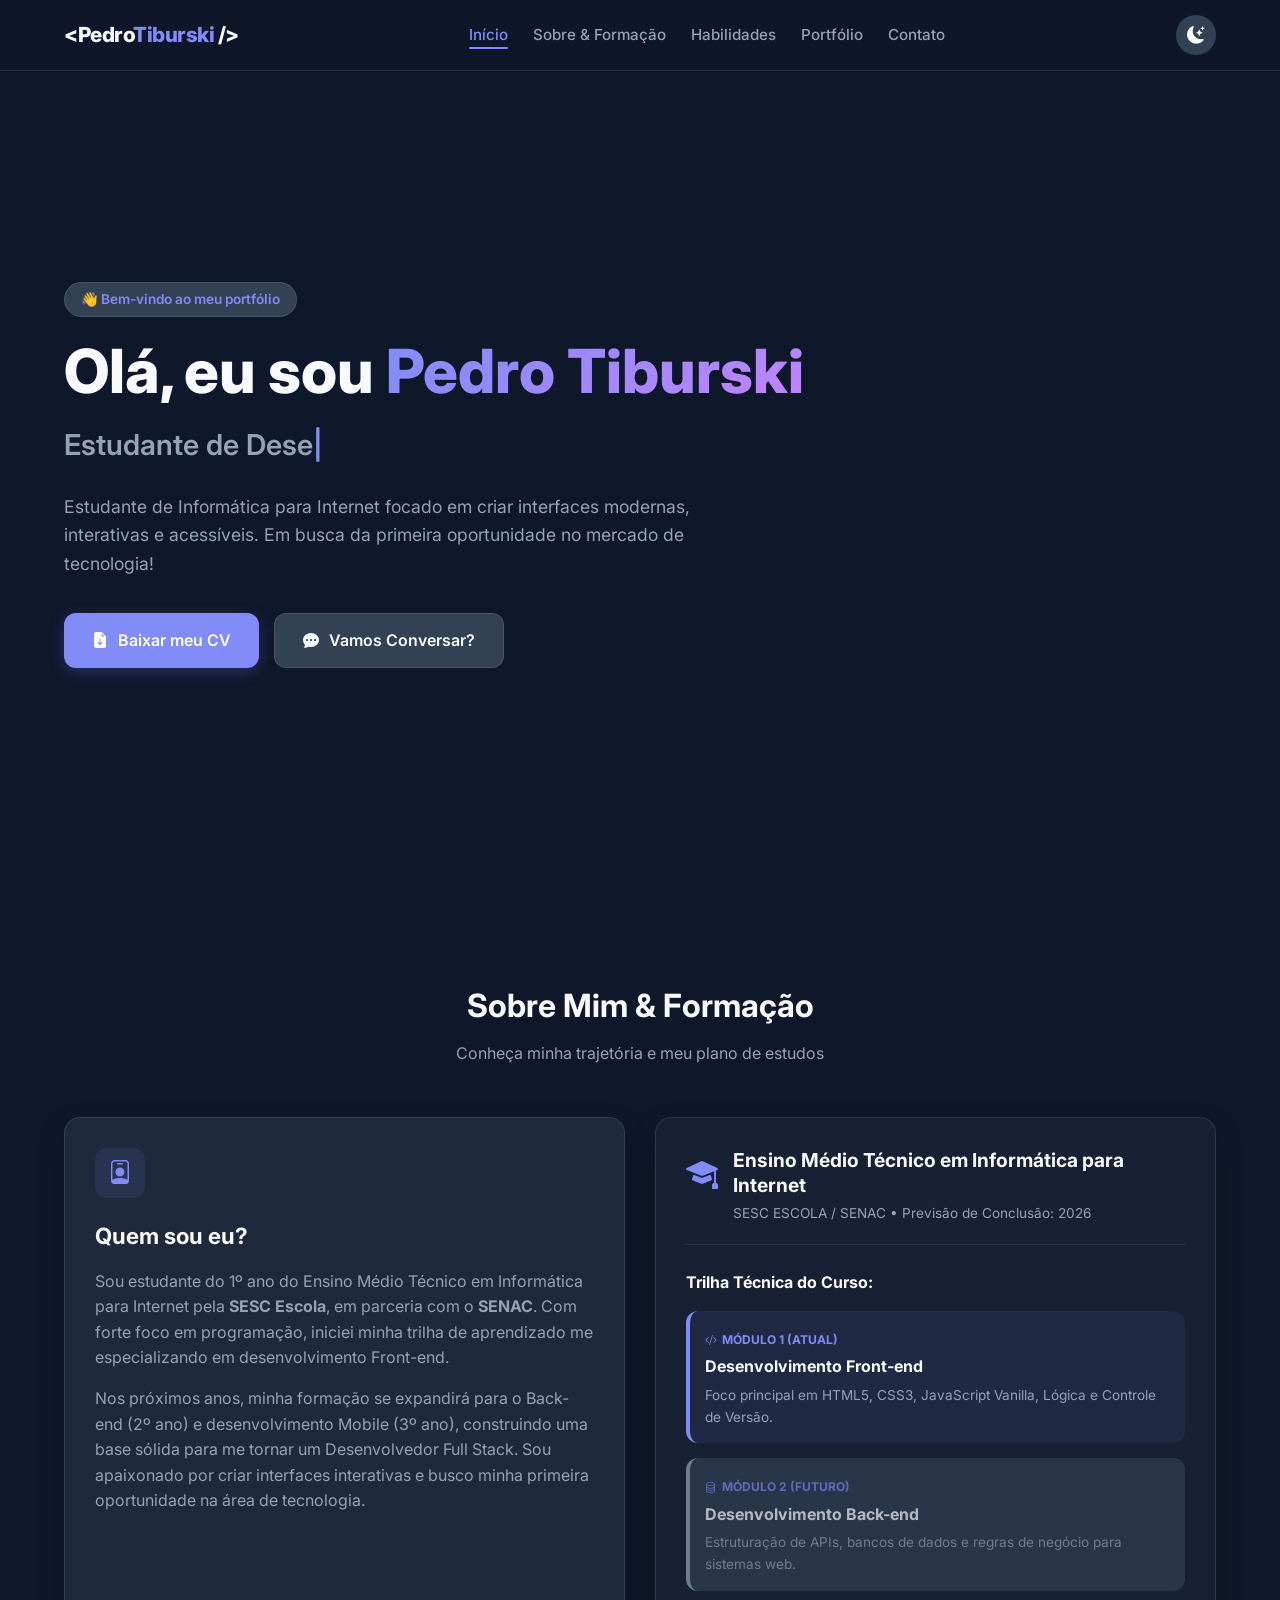
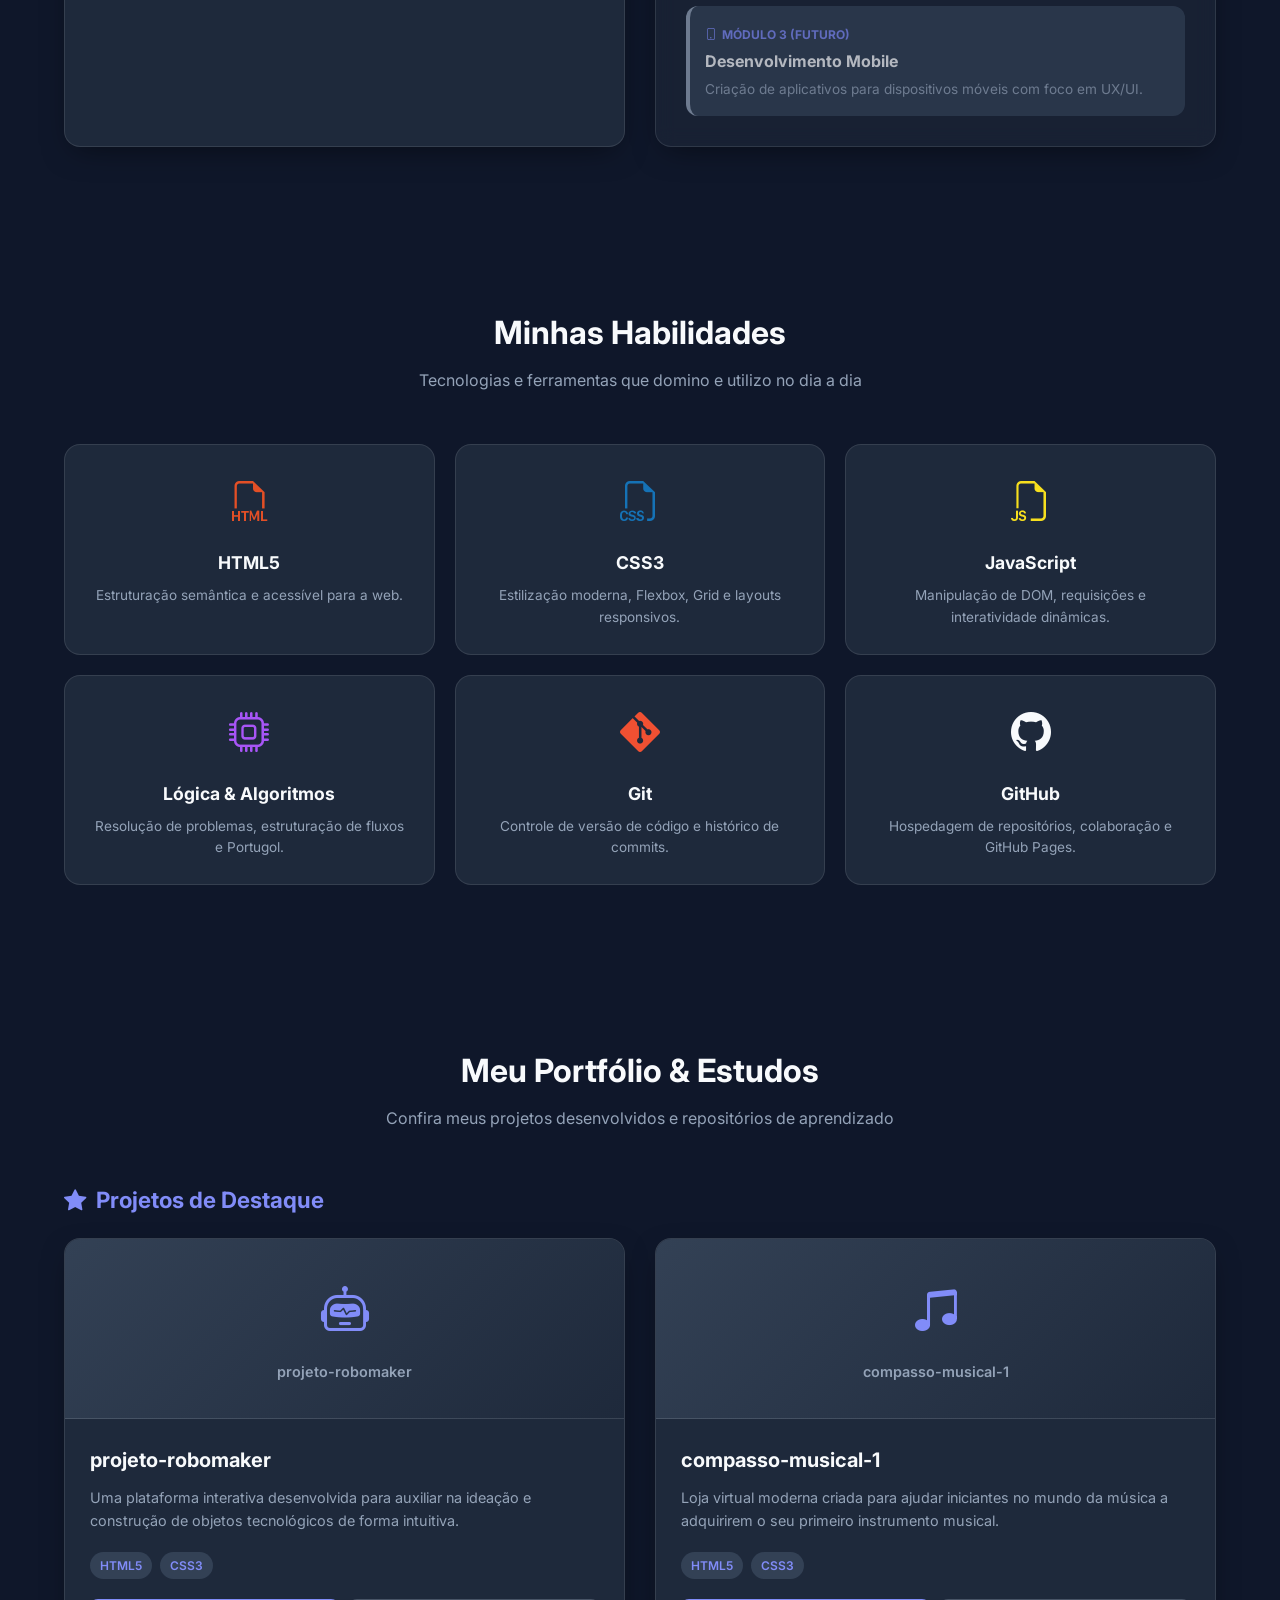
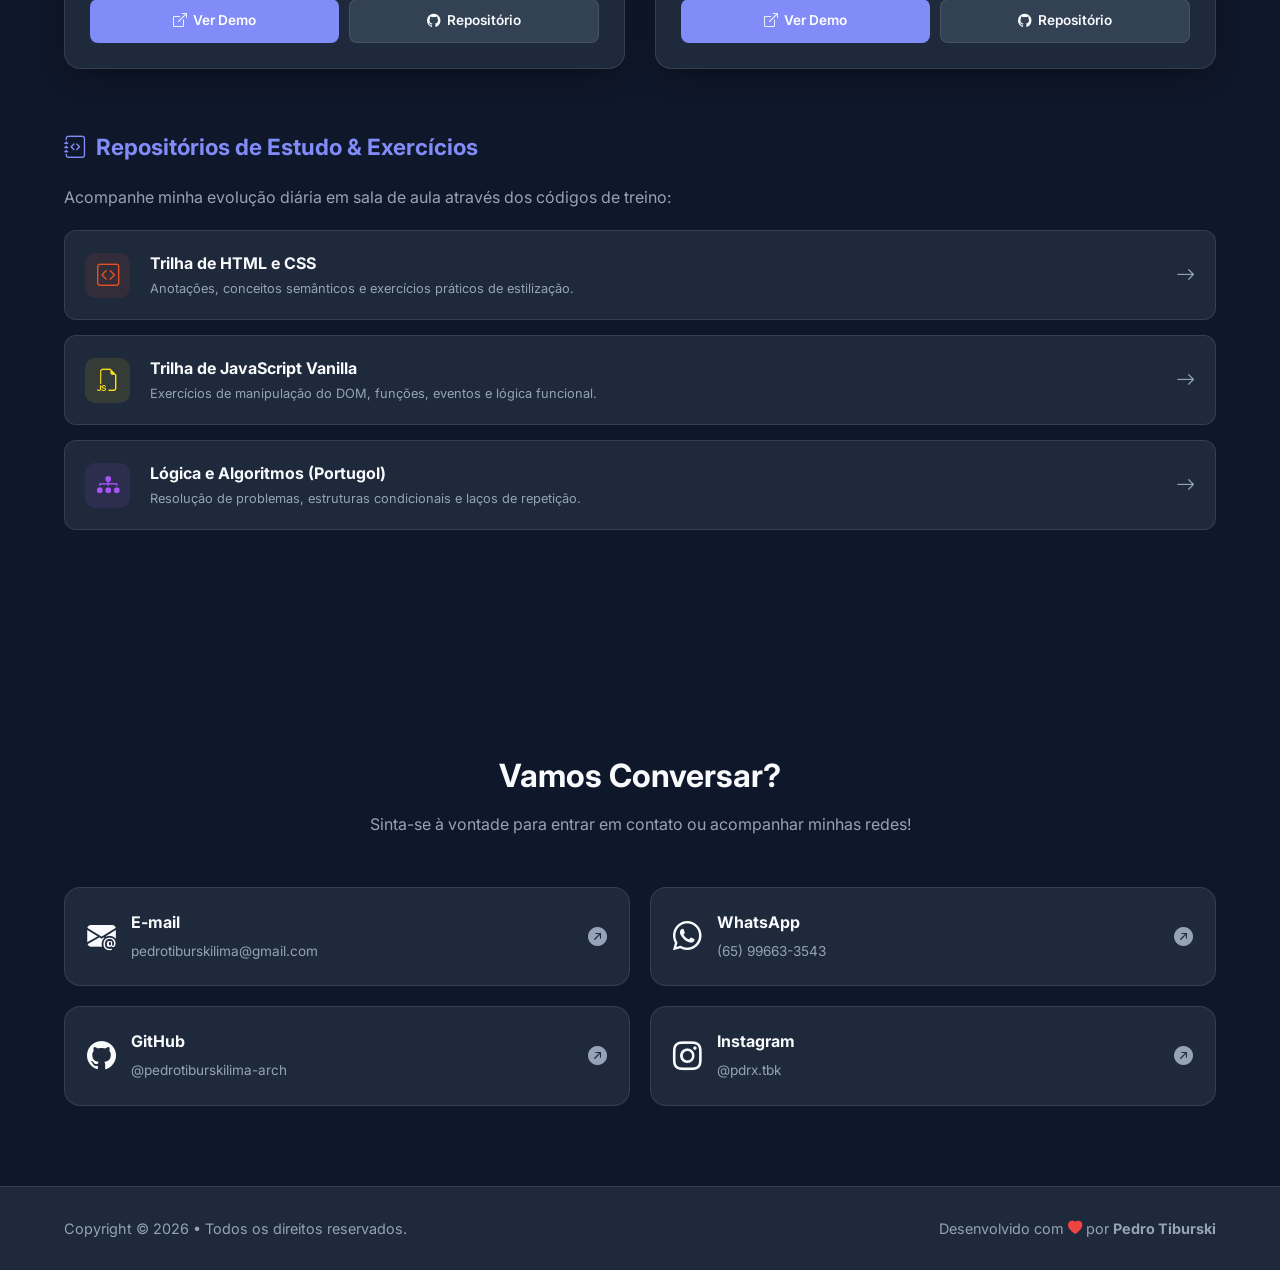
<file: index.html>
<!DOCTYPE html>
<html lang="pt-BR" class="tema-escuro">
<head>
    <meta charset="UTF-8">
    <meta name="viewport" content="width=device-width, initial-scale=1.0">
    <title>Pedro Tiburski | Desenvolvedor Full Stack</title>
    
    <!-- Google Fonts: Fonte 'Inter' para visual moderno e legível -->
    <link rel="preconnect" href="https://fonts.googleapis.com">
    <link rel="preconnect" href="https://fonts.gstatic.com" crossorigin>
    <link href="https://fonts.googleapis.com/css2?family=Inter:wght@300;400;500;600;700;800&display=swap" rel="stylesheet">
    
    <!-- Ícones do Bootstrap Icons -->
    <link rel="stylesheet" href="https://cdn.jsdelivr.net/npm/bootstrap-icons@1.11.3/font/bootstrap-icons.min.css">
    
    <!-- Estilos Personalizados -->
    <link rel="stylesheet" href="style.css">
</head>
<body>

    <!-- CABEÇALHO / NAVEGAÇÃO -->
    <header class="cabecalho">
        <div class="conteiner cabecalho-conteiner">
            <a href="#inicio" class="logo">
                &lt;Pedro<span>Tiburski</span> /&gt;
            </a>

            <!-- Menu de Navegação -->
            <nav class="menu-navegacao" id="menu-navegacao">
                <ul class="lista-menu">
                    <li><a href="#inicio" class="link-menu active">Início</a></li>
                    <li><a href="#sobre" class="link-menu">Sobre & Formação</a></li>
                    <li><a href="#habilidades" class="link-menu">Habilidades</a></li>
                    <li><a href="#portfolio" class="link-menu">Portfólio</a></li>
                    <li><a href="#contato" class="link-menu">Contato</a></li>
                </ul>
            </nav>

            <div class="acoes-cabecalho">
                <!-- Botão de Alternar Tema (Dark/Light) -->
                <button id="botao-tema" class="botao-icone" aria-label="Alternar Tema">
                    <i class="bi bi-moon-stars-fill" id="icone-tema"></i>
                </button>

                <!-- Botão Hambúrguer Mobile -->
                <button id="botao-menu-mobile" class="botao-icone menu-mobile-btn" aria-label="Abrir Menu">
                    <i class="bi bi-list"></i>
                </button>
            </div>
        </div>
    </header>

    <main>
        <!-- SEÇÃO HERO / APRESENTAÇÃO -->
        <section id="inicio" class="secao-hero secao-animada">
            <div class="conteiner hero-conteiner">
                <div class="hero-conteudo">
                    <span class="badge-boas-vindas">👋 Bem-vindo ao meu portfólio</span>
                    <h1 class="titulo-principal">Olá, eu sou <span class="destaque-nome">Pedro Tiburski</span></h1>
                    <h2 class="subtitulo-efeito">
                        <span id="texto-maquina-escrever"></span><span class="cursor-maquina">|</span>
                    </h2>
                    <p class="descricao-hero">
                        Estudante de Informática para Internet focado em criar interfaces modernas, interativas e acessíveis. Em busca da primeira oportunidade no mercado de tecnologia!
                    </p>
                    <div class="botoes-hero">
                        <a href="pedro.pdf" download class="botao botao-primario">
                            <i class="bi bi-file-earmark-arrow-down-fill"></i> Baixar meu CV
                        </a>
                        <a href="#contato" class="botao botao-secundario">
                            <i class="bi bi-chat-dots-fill"></i> Vamos Conversar?
                        </a>
                    </div>
                </div>
            </div>
        </section>

        <!-- SEÇÃO SOBRE MIM & EDUCAÇÃO -->
        <section id="sobre" class="secao secao-animada">
            <div class="conteiner">
                <div class="cabecalho-secao">
                    <h2 class="titulo-secao">Sobre Mim & Formação</h2>
                    <p class="subtitulo-secao">Conheça minha trajetória e meu plano de estudos</p>
                </div>

                <div class="grid-sobre">
                    <!-- Texto Sobre Mim -->
                    <div class="card-padrao card-sobre">
                        <div class="icone-card">
                            <i class="bi bi-person-badge"></i>
                        </div>
                        <h3>Quem sou eu?</h3>
                        <p>
                            Sou estudante do 1º ano do Ensino Médio Técnico em Informática para Internet pela <strong>SESC Escola</strong>, em parceria com o <strong>SENAC</strong>. Com forte foco em programação, iniciei minha trilha de aprendizado me especializando em desenvolvimento Front-end.
                        </p>
                        <p>
                            Nos próximos anos, minha formação se expandirá para o Back-end (2º ano) e desenvolvimento Mobile (3º ano), construindo uma base sólida para me tornar um Desenvolvedor Full Stack. Sou apaixonado por criar interfaces interativas e busco minha primeira oportunidade na área de tecnologia.
                        </p>
                    </div>

                    <!-- Card de Formação Técnica (Glassmorphism) -->
                    <div class="card-padrao card-educacao">
                        <div class="cabecalho-educacao">
                            <i class="bi bi-mortarboard-fill icone-graduacao"></i>
                            <div>
                                <h3>Ensino Médio Técnico em Informática para Internet</h3>
                                <span class="instituicao">SESC ESCOLA / SENAC • Previsão de Conclusão: 2026</span>
                            </div>
                        </div>

                        <h4 class="titulo-trilha">Trilha Técnica do Curso:</h4>
                        
                        <!-- Módulos da Trilha -->
                        <div class="linha-tempo-trilha">
                            <div class="modulo-item modulo-ativo">
                                <div class="badge-modulo">
                                    <i class="bi bi-code-slash"></i> Módulo 1 (Atual)
                                </div>
                                <h4>Desenvolvimento Front-end</h4>
                                <p>Foco principal em HTML5, CSS3, JavaScript Vanilla, Lógica e Controle de Versão.</p>
                            </div>

                            <div class="modulo-item">
                                <div class="badge-modulo">
                                    <i class="bi bi-database"></i> Módulo 2 (Futuro)
                                </div>
                                <h4>Desenvolvimento Back-end</h4>
                                <p>Estruturação de APIs, bancos de dados e regras de negócio para sistemas web.</p>
                            </div>

                            <div class="modulo-item">
                                <div class="badge-modulo">
                                    <i class="bi bi-phone"></i> Módulo 3 (Futuro)
                                </div>
                                <h4>Desenvolvimento Mobile</h4>
                                <p>Criação de aplicativos para dispositivos móveis com foco em UX/UI.</p>
                            </div>
                        </div>
                    </div>
                </div>
            </div>
        </section>

        <!-- SEÇÃO HABILIDADES (HARD SKILLS) -->
        <section id="habilidades" class="secao secao-animada">
            <div class="conteiner">
                <div class="cabecalho-secao">
                    <h2 class="titulo-secao">Minhas Habilidades</h2>
                    <p class="subtitulo-secao">Tecnologias e ferramentas que domino e utilizo no dia a dia</p>
                </div>

                <div class="grid-habilidades">
                    <div class="card-habilidade">
                        <i class="bi bi-filetype-html icone-habilidade html"></i>
                        <h3>HTML5</h3>
                        <p>Estruturação semântica e acessível para a web.</p>
                    </div>

                    <div class="card-habilidade">
                        <i class="bi bi-filetype-css icone-habilidade css"></i>
                        <h3>CSS3</h3>
                        <p>Estilização moderna, Flexbox, Grid e layouts responsivos.</p>
                    </div>

                    <div class="card-habilidade">
                        <i class="bi bi-filetype-js icone-habilidade js"></i>
                        <h3>JavaScript</h3>
                        <p>Manipulação de DOM, requisições e interatividade dinâmicas.</p>
                    </div>

                    <div class="card-habilidade">
                        <i class="bi bi-cpu icone-habilidade logica"></i>
                        <h3>Lógica & Algoritmos</h3>
                        <p>Resolução de problemas, estruturação de fluxos e Portugol.</p>
                    </div>

                    <div class="card-habilidade">
                        <i class="bi bi-git icone-habilidade git"></i>
                        <h3>Git</h3>
                        <p>Controle de versão de código e histórico de commits.</p>
                    </div>

                    <div class="card-habilidade">
                        <i class="bi bi-github icone-habilidade github"></i>
                        <h3>GitHub</h3>
                        <p>Hospedagem de repositórios, colaboração e GitHub Pages.</p>
                    </div>
                </div>
            </div>
        </section>

        <!-- SEÇÃO PORTFÓLIO E ESTUDOS -->
        <section id="portfolio" class="secao secao-animada">
            <div class="conteiner">
                <div class="cabecalho-secao">
                    <h2 class="titulo-secao">Meu Portfólio & Estudos</h2>
                    <p class="subtitulo-secao">Confira meus projetos desenvolvidos e repositórios de aprendizado</p>
                </div>

                <!-- SUBSEÇÃO A: PROJETOS DE DESTAQUE -->
                <div class="subsecao-portfolio">
                    <h3 class="titulo-subsecao"><i class="bi bi-star-fill"></i> Projetos de Destaque</h3>
                    
                    <div class="grid-projetos">
                        <!-- Projeto 1 -->
                        <article class="card-projeto">
                            <div class="imagem-projeto-placeholder">
                                <i class="bi bi-robot"></i>
                                <span>projeto-robomaker</span>
                            </div>
                            <div class="conteudo-projeto">
                                <h4 class="titulo-projeto">projeto-robomaker</h4>
                                <p class="descricao-projeto">
                                    Uma plataforma interativa desenvolvida para auxiliar na ideação e construção de objetos tecnológicos de forma intuitiva.
                                </p>
                                <div class="tags-tecnologias">
                                    <span class="tag-tech">HTML5</span>
                                    <span class="tag-tech">CSS3</span>
                                </div>
                                <div class="botoes-projeto">
                                    <a href="https://pedrotiburskilima-arch.github.io/projeto-robomaker/" target="_blank" class="botao-projeto botao-deploy">
                                        <i class="bi bi-box-arrow-up-right"></i> Ver Demo
                                    </a>
                                    <a href="https://github.com/pedrotiburskilima-arch/projeto-robomaker" target="_blank" class="botao-projeto botao-repo">
                                        <i class="bi bi-github"></i> Repositório
                                    </a>
                                </div>
                            </div>
                        </article>

                        <!-- Projeto 2 -->
                        <article class="card-projeto">
                            <div class="imagem-projeto-placeholder">
                                <i class="bi bi-music-note-beamed"></i>
                                <span>compasso-musical-1</span>
                            </div>
                            <div class="conteudo-projeto">
                                <h4 class="titulo-projeto">compasso-musical-1</h4>
                                <p class="descricao-projeto">
                                    Loja virtual moderna criada para ajudar iniciantes no mundo da música a adquirirem o seu primeiro instrumento musical.
                                </p>
                                <div class="tags-tecnologias">
                                    <span class="tag-tech">HTML5</span>
                                    <span class="tag-tech">CSS3</span>
                                </div>
                                <div class="botoes-projeto">
                                    <a href="https://pedrotiburskilima-arch.github.io/compasso-musical/" target="_blank" class="botao-projeto botao-deploy">
                                        <i class="bi bi-box-arrow-up-right"></i> Ver Demo
                                    </a>
                                    <a href="https://github.com/pedrotiburskilima-arch/compasso-musical" target="_blank" class="botao-projeto botao-repo">
                                        <i class="bi bi-github"></i> Repositório
                                    </a>
                                </div>
                            </div>
                        </article>
                    </div>
                </div>

                <!-- SUBSEÇÃO B: REPOSITÓRIOS DE ESTUDO -->
                <div class="subsecao-portfolio">
                    <h3 class="titulo-subsecao"><i class="bi bi-journal-code"></i> Repositórios de Estudo & Exercícios</h3>
                    <p class="descricao-subsecao">Acompanhe minha evolução diária em sala de aula através dos códigos de treino:</p>

                    <div class="grid-estudos">
                        <!-- Repositório HTML/CSS -->
                        <a href="https://github.com/pedrotiburskilima-arch/html" target="_blank" class="card-estudo">
                            <div class="icone-estudo html-css-cor">
                                <i class="bi bi-code-square"></i>
                            </div>
                            <div class="info-estudo">
                                <h4>Trilha de HTML e CSS</h4>
                                <p>Anotações, conceitos semânticos e exercícios práticos de estilização.</p>
                            </div>
                            <i class="bi bi-arrow-right seta-estudo"></i>
                        </a>

                        <!-- Repositório JavaScript -->
                        <a href="https://github.com/pedrotiburskilima-arch/JavaScritp" target="_blank" class="card-estudo">
                            <div class="icone-estudo js-cor">
                                <i class="bi bi-filetype-js"></i>
                            </div>
                            <div class="info-estudo">
                                <h4>Trilha de JavaScript Vanilla</h4>
                                <p>Exercícios de manipulação do DOM, funções, eventos e lógica funcional.</p>
                            </div>
                            <i class="bi bi-arrow-right seta-estudo"></i>
                        </a>

                        <!-- Repositório Algoritmos -->
                        <a href="https://github.com/pedrotiburskilima-arch/algoritmos" target="_blank" class="card-estudo">
                            <div class="icone-estudo algoritmos-cor">
                                <i class="bi bi-diagram-3-fill"></i>
                            </div>
                            <div class="info-estudo">
                                <h4>Lógica e Algoritmos (Portugol)</h4>
                                <p>Resolução de problemas, estruturas condicionais e laços de repetição.</p>
                            </div>
                            <i class="bi bi-arrow-right seta-estudo"></i>
                        </a>
                    </div>
                </div>
            </div>
        </section>

        <!-- SEÇÃO CONTATO / VAMOS CONVERSAR -->
        <section id="contato" class="secao secao-animada">
            <div class="conteiner">
                <div class="cabecalho-secao">
                    <h2 class="titulo-secao">Vamos Conversar?</h2>
                    <p class="subtitulo-secao">Sinta-se à vontade para entrar em contato ou acompanhar minhas redes!</p>
                </div>

                <div class="grid-contatos">
                    <!-- E-mail -->
                    <a href="mailto:pedrotiburskilima@gmail.com" target="_blank" class="card-contato email">
                        <div class="conteudo-contato">
                            <i class="bi bi-envelope-at-fill icone-contato"></i>
                            <div class="texto-contato">
                                <h3>E-mail</h3>
                                <span>pedrotiburskilima@gmail.com</span>
                            </div>
                        </div>
                        <i class="bi bi-arrow-up-right-circle-fill icone-link"></i>
                    </a>

                    <!-- WhatsApp -->
                    <a href="https://wa.me/5565996633543" target="_blank" class="card-contato whatsapp">
                        <div class="conteudo-contato">
                            <i class="bi bi-whatsapp icone-contato"></i>
                            <div class="texto-contato">
                                <h3>WhatsApp</h3>
                                <span>(65) 99663-3543</span>
                            </div>
                        </div>
                        <i class="bi bi-arrow-up-right-circle-fill icone-link"></i>
                    </a>

                    <!-- GitHub -->
                    <a href="https://github.com/pedrotiburskilima-arch" target="_blank" class="card-contato github">
                        <div class="conteudo-contato">
                            <i class="bi bi-github icone-contato"></i>
                            <div class="texto-contato">
                                <h3>GitHub</h3>
                                <span>@pedrotiburskilima-arch</span>
                            </div>
                        </div>
                        <i class="bi bi-arrow-up-right-circle-fill icone-link"></i>
                    </a>

                    <!-- Instagram -->
                    <a href="https://www.instagram.com/pdrx.tbk/" target="_blank" class="card-contato instagram">
                        <div class="conteudo-contato">
                            <i class="bi bi-instagram icone-contato"></i>
                            <div class="texto-contato">
                                <h3>Instagram</h3>
                                <span>@pdrx.tbk</span>
                            </div>
                        </div>
                        <i class="bi bi-arrow-up-right-circle-fill icone-link"></i>
                    </a>
                </div>
            </div>
        </section>
    </main>

    <!-- RODAPÉ -->
    <footer class="rodape">
        <div class="conteiner rodape-conteiner">
            <p>
                Copyright &copy; <span id="ano-atual"></span> • Todos os direitos reservados.
            </p>
            <p class="desenvolvido-por">
                Desenvolvido com <i class="bi bi-heart-fill icone-coracao"></i> por <strong>Pedro Tiburski</strong>
            </p>
        </div>
    </footer>

    <!-- BOTÃO VOLTAR AO TOPO -->
    <button id="botao-topo" class="botao-topo" aria-label="Voltar ao topo">
        <i class="bi bi-arrow-up-short"></i>
    </button>

    <!-- Script JavaScript Vanilla -->
    <script src="script.js"></script>
</body>
</html>
</file>
<file: style.css>
/* ==========================================================================
1. VARIÁVEIS CSS (PALETA DE CORES DARK & LIGHT)
   ========================================================================== */
:root {
    /* Fontes */
    --fonte-principal: 'Inter', system-ui, -apple-system, sans-serif;

    /* Transição global */
    --transicao-suave: all 0.3s cubic-bezier(0.4, 0, 0.2, 1);

    /* MODO ESCURO (Padrão) */
    --cor-fundo: #0F172A;
    --cor-fundo-card: #1E293B;
    --cor-fundo-elevado: #334155;
    --cor-texto: #F8FAFC;
    --cor-texto-mutado: #94A3B8;
    --cor-primaria: #818CF8;
    --cor-primaria-hover: #6366F1;
    --cor-borda: rgba(255, 255, 255, 0.1);
    --sombra-card: 0 10px 30px -10px rgba(0, 0, 0, 0.5);
    --sombra-hover: 0 20px 40px -15px rgba(99, 102, 241, 0.3);
}

/* MODO CLARO (Ativado via classe no HTML) */
html.tema-claro {
    --cor-fundo: #F8FAFC;
    --cor-fundo-card: #FFFFFF;
    --cor-fundo-elevado: #F1F5F9;
    --cor-texto: #0F172A;
    --cor-texto-mutado: #64748B;
    --cor-primaria: #4F46E5;
    --cor-primaria-hover: #4338CA;
    --cor-borda: rgba(0, 0, 0, 0.08);
    --sombra-card: 0 10px 30px -10px rgba(0, 0, 0, 0.08);
    --sombra-hover: 0 20px 40px -15px rgba(79, 70, 229, 0.2);
}

/* ==========================================================================
2. RESET E ESTILOS BASE
   ========================================================================== */
* {
    margin: 0;
    padding: 0;
    box-sizing: border-box;
}

html {
    scroll-behavior: smooth;
    font-family: var(--fonte-principal);
    background-color: var(--cor-fundo);
    color: var(--cor-texto);
    transition: background-color 0.3s ease, color 0.3s ease;
}

body {
    line-height: 1.6;
    overflow-x: hidden;
}

a {
    text-decoration: none;
    color: inherit;
    transition: var(--transicao-suave);
}

ul {
    list-style: none;
}

button {
    cursor: pointer;
    border: none;
    outline: none;
    background: none;
    font-family: inherit;
}

/* Scrollbar Personalizada */
::-webkit-scrollbar {
    width: 10px;
}

::-webkit-scrollbar-track {
    background: var(--cor-fundo);
}

::-webkit-scrollbar-thumb {
    background: var(--cor-fundo-elevado);
    border-radius: 5px;
}

::-webkit-scrollbar-thumb:hover {
    background: var(--cor-primaria);
}

/* Container de largura máxima */
.conteiner {
    width: 90%;
    max-width: 1200px;
    margin: 0 auto;
}

.secao {
    padding: 80px 0;
}

/* ==========================================================================
3. CABEÇALHO & NAVEGAÇÃO
   ========================================================================== */
.cabecalho {
    position: fixed;
    top: 0;
    left: 0;
    width: 100%;
    z-index: 1000;
    background: rgba(15, 23, 42, 0.8);
    backdrop-filter: blur(12px);
    -webkit-backdrop-filter: blur(12px);
    border-bottom: 1px solid var(--cor-borda);
    transition: var(--transicao-suave);
}

html.tema-claro .cabecalho {
    background: rgba(248, 250, 252, 0.8);
}

.cabecalho-conteiner {
    display: flex;
    justify-content: space-between;
    align-items: center;
    height: 70px;
}

.logo {
    font-size: 1.3rem;
    font-weight: 800;
    color: var(--cor-texto);
    letter-spacing: -0.5px;
}

.logo span {
    color: var(--cor-primaria);
}

.lista-menu {
    display: flex;
    gap: 25px;
}

.link-menu {
    font-size: 0.95rem;
    font-weight: 500;
    color: var(--cor-texto-mutado);
    position: relative;
    padding: 5px 0;
}

.link-menu:hover,
.link-menu.active {
    color: var(--cor-primaria);
}

.link-menu.active::after {
    content: '';
    position: absolute;
    bottom: 0;
    left: 0;
    width: 100%;
    height: 2px;
    background-color: var(--cor-primaria);
    border-radius: 2px;
}

.acoes-cabecalho {
    display: flex;
    align-items: center;
    gap: 12px;
}

.botao-icone {
    width: 40px;
    height: 40px;
    border-radius: 50%;
    background-color: var(--cor-fundo-elevado);
    color: var(--cor-texto);
    display: flex;
    align-items: center;
    justify-content: center;
    font-size: 1.1rem;
    transition: var(--transicao-suave);
}

.botao-icone:hover {
    transform: scale(1.05);
    background-color: var(--cor-primaria);
    color: #FFFFFF;
}

.menu-mobile-btn {
    display: none;
}

/* ==========================================================================
4. SEÇÃO HERO
   ========================================================================== */
.secao-hero {
    min-height: 100vh;
    display: flex;
    align-items: center;
    padding-top: 100px;
    padding-bottom: 50px;
}

.hero-conteudo {
    max-width: 800px;
}

.badge-boas-vindas {
    display: inline-block;
    padding: 6px 16px;
    border-radius: 30px;
    background-color: var(--cor-fundo-elevado);
    color: var(--cor-primaria);
    font-size: 0.85rem;
    font-weight: 600;
    margin-bottom: 20px;
    border: 1px solid var(--cor-borda);
}

.titulo-principal {
    font-size: clamp(2.2rem, 5vw, 3.8rem);
    font-weight: 800;
    line-height: 1.15;
    margin-bottom: 15px;
}

.destaque-nome {
    background: linear-gradient(135deg, var(--cor-primaria), #C084FC);
    -webkit-background-clip: text;
    -webkit-text-fill-color: transparent;
}

.subtitulo-efeito {
    font-size: clamp(1.2rem, 3vw, 1.8rem);
    color: var(--cor-texto-mutado);
    font-weight: 600;
    margin-bottom: 25px;
    min-height: 2.2rem;
}

.cursor-maquina {
    display: inline-block;
    color: var(--cor-primaria);
    animation: piscarCursor 0.8s infinite;
}

@keyframes piscarCursor {
    0%, 100% { opacity: 1; }
    50% { opacity: 0; }
}

.descricao-hero {
    font-size: 1.1rem;
    color: var(--cor-texto-mutado);
    margin-bottom: 35px;
    max-width: 650px;
}

.botoes-hero {
    display: flex;
    flex-wrap: wrap;
    gap: 15px;
}

.botao {
    display: inline-flex;
    align-items: center;
    gap: 10px;
    padding: 14px 28px;
    border-radius: 12px;
    font-weight: 600;
    font-size: 1rem;
    transition: var(--transicao-suave);
}

.botao-primario {
    background-color: var(--cor-primaria);
    color: #FFFFFF;
    box-shadow: 0 4px 15px rgba(99, 102, 241, 0.3);
}

.botao-primario:hover {
    background-color: var(--cor-primaria-hover);
    transform: translateY(-3px);
    box-shadow: 0 8px 25px rgba(99, 102, 241, 0.4);
}

.botao-secundario {
    background-color: var(--cor-fundo-elevado);
    color: var(--cor-texto);
    border: 1px solid var(--cor-borda);
}

.botao-secundario:hover {
    background-color: var(--cor-borda);
    transform: translateY(-3px);
}

/* ==========================================================================
5. CABEÇALHO PADRÃO DAS SEÇÕES
   ========================================================================== */
.cabecalho-secao {
    text-align: center;
    margin-bottom: 50px;
}

.titulo-secao {
    font-size: 2rem;
    font-weight: 700;
    margin-bottom: 10px;
}

.subtitulo-secao {
    color: var(--cor-texto-mutado);
    font-size: 1rem;
}

.card-padrao {
    background-color: var(--cor-fundo-card);
    border: 1px solid var(--cor-borda);
    border-radius: 16px;
    padding: 30px;
    box-shadow: var(--sombra-card);
}

/* ==========================================================================
6. SOBRE MIM E EDUCAÇÃO (1 Coluna Mobile / 2 Colunas Desktop)
   ========================================================================== */
.grid-sobre {
    display: grid;
    grid-template-columns: 1fr;
    gap: 30px;
}

.card-sobre h3 {
    font-size: 1.4rem;
    margin-bottom: 15px;
}

.card-sobre p {
    color: var(--cor-texto-mutado);
    margin-bottom: 15px;
}

.icone-card {
    width: 50px;
    height: 50px;
    border-radius: 12px;
    background-color: rgba(129, 140, 248, 0.1);
    color: var(--cor-primaria);
    display: flex;
    align-items: center;
    justify-content: center;
    font-size: 1.5rem;
    margin-bottom: 20px;
}

/* Card de Educação - Glassmorphism */
.card-educacao {
    background: rgba(30, 41, 59, 0.6);
    backdrop-filter: blur(10px);
    -webkit-backdrop-filter: blur(10px);
}

html.tema-claro .card-educacao {
    background: rgba(255, 255, 255, 0.7);
}

.cabecalho-educacao {
    display: flex;
    gap: 15px;
    align-items: flex-start;
    margin-bottom: 25px;
    padding-bottom: 20px;
    border-bottom: 1px solid var(--cor-borda);
}

.icone-graduacao {
    font-size: 2rem;
    color: var(--cor-primaria);
}

.cabecalho-educacao h3 {
    font-size: 1.2rem;
    line-height: 1.3;
}

.instituicao {
    font-size: 0.85rem;
    color: var(--cor-texto-mutado);
    display: block;
    margin-top: 5px;
}

.titulo-trilha {
    font-size: 1rem;
    margin-bottom: 15px;
}

.linha-tempo-trilha {
    display: flex;
    flex-direction: column;
    gap: 15px;
}

.modulo-item {
    padding: 15px;
    border-radius: 12px;
    background-color: var(--cor-fundo-elevado);
    border-left: 4px solid var(--cor-texto-mutado);
    opacity: 0.7;
    transition: var(--transicao-suave);
}

.modulo-item.modulo-ativo {
    opacity: 1;
    border-left-color: var(--cor-primaria);
    background-color: rgba(129, 140, 248, 0.08);
}

.badge-modulo {
    display: inline-flex;
    align-items: center;
    gap: 5px;
    font-size: 0.75rem;
    font-weight: 700;
    text-transform: uppercase;
    color: var(--cor-primaria);
    margin-bottom: 5px;
}

.modulo-item h4 {
    font-size: 1rem;
    margin-bottom: 5px;
}

.modulo-item p {
    font-size: 0.85rem;
    color: var(--cor-texto-mutado);
}

/* ==========================================================================
7. HABILIDADES (Grid de 3 Colunas no Desktop)
   ========================================================================== */
.grid-habilidades {
    display: grid;
    grid-template-columns: 1fr;
    gap: 20px;
}

.card-habilidade {
    background-color: var(--cor-fundo-card);
    border: 1px solid var(--cor-borda);
    border-radius: 16px;
    padding: 25px;
    text-align: center;
    transition: var(--transicao-suave);
}

.card-habilidade:hover {
    transform: translateY(-8px);
    border-color: var(--cor-primaria);
    box-shadow: var(--sombra-hover);
}

.icone-habilidade {
    font-size: 2.5rem;
    margin-bottom: 15px;
    display: inline-block;
}

.icone-habilidade.html { color: #E34F26; }
.icone-habilidade.css { color: #1572B6; }
.icone-habilidade.js { color: #F7DF1E; }
.icone-habilidade.logica { color: #A855F7; }
.icone-habilidade.git { color: #F05032; }
.icone-habilidade.github { color: var(--cor-texto); }

.card-habilidade h3 {
    font-size: 1.1rem;
    margin-bottom: 8px;
}

.card-habilidade p {
    font-size: 0.85rem;
    color: var(--cor-texto-mutado);
}

/* ==========================================================================
8. PORTFÓLIO E ESTUDOS (Projetos & Repositórios)
   ========================================================================== */
.subsecao-portfolio {
    margin-bottom: 60px;
}

.titulo-subsecao {
    font-size: 1.4rem;
    margin-bottom: 20px;
    display: flex;
    align-items: center;
    gap: 10px;
    color: var(--cor-primaria);
}

.descricao-subsecao {
    color: var(--cor-texto-mutado);
    margin-bottom: 20px;
}

/* Subseção A: Projetos de Destaque */
.grid-projetos {
    display: grid;
    grid-template-columns: 1fr;
    gap: 30px;
}

.card-projeto {
    background-color: var(--cor-fundo-card);
    border: 1px solid var(--cor-borda);
    border-radius: 16px;
    overflow: hidden;
    box-shadow: var(--sombra-card);
    transition: var(--transicao-suave);
    display: flex;
    flex-direction: column;
}

.card-projeto:hover {
    transform: translateY(-8px);
    box-shadow: var(--sombra-hover);
    border-color: var(--cor-primaria);
}

.imagem-projeto-placeholder {
    height: 180px;
    background: linear-gradient(135deg, var(--cor-fundo-elevado), var(--cor-fundo-card));
    display: flex;
    flex-direction: column;
    align-items: center;
    justify-content: center;
    gap: 10px;
    color: var(--cor-primaria);
    border-bottom: 1px solid var(--cor-borda);
}

.imagem-projeto-placeholder i {
    font-size: 3rem;
}

.imagem-projeto-placeholder span {
    font-size: 0.9rem;
    font-weight: 600;
    color: var(--cor-texto-mutado);
}

.conteudo-projeto {
    padding: 25px;
    display: flex;
    flex-direction: column;
    flex-grow: 1;
}

.titulo-projeto {
    font-size: 1.25rem;
    margin-bottom: 10px;
}

.descricao-projeto {
    font-size: 0.9rem;
    color: var(--cor-texto-mutado);
    margin-bottom: 20px;
    flex-grow: 1;
}

.tags-tecnologias {
    display: flex;
    gap: 8px;
    margin-bottom: 20px;
    flex-wrap: wrap;
}

.tag-tech {
    font-size: 0.75rem;
    padding: 4px 10px;
    border-radius: 20px;
    background-color: var(--cor-fundo-elevado);
    color: var(--cor-primaria);
    font-weight: 600;
}

.botoes-projeto {
    display: flex;
    gap: 10px;
}

.botao-projeto {
    flex: 1;
    padding: 10px;
    border-radius: 8px;
    font-size: 0.85rem;
    font-weight: 600;
    text-align: center;
    display: inline-flex;
    align-items: center;
    justify-content: center;
    gap: 6px;
    transition: var(--transicao-suave);
}

.botao-deploy {
    background-color: var(--cor-primaria);
    color: #FFFFFF;
}

.botao-deploy:hover {
    background-color: var(--cor-primaria-hover);
}

.botao-repo {
    background-color: var(--cor-fundo-elevado);
    color: var(--cor-texto);
    border: 1px solid var(--cor-borda);
}

.botao-repo:hover {
    background-color: var(--cor-borda);
}

/* Subseção B: Repositórios de Estudo */
.grid-estudos {
    display: grid;
    grid-template-columns: 1fr;
    gap: 15px;
}

.card-estudo {
    background-color: var(--cor-fundo-card);
    border: 1px solid var(--cor-borda);
    border-radius: 12px;
    padding: 20px;
    display: flex;
    align-items: center;
    gap: 20px;
    transition: var(--transicao-suave);
}

.card-estudo:hover {
    transform: translateX(8px);
    border-color: var(--cor-primaria);
}

.icone-estudo {
    width: 45px;
    height: 45px;
    border-radius: 10px;
    display: flex;
    align-items: center;
    justify-content: center;
    font-size: 1.4rem;
    flex-shrink: 0;
}

.html-css-cor { background: rgba(227, 79, 38, 0.1); color: #E34F26; }
.js-cor { background: rgba(247, 223, 30, 0.1); color: #F7DF1E; }
.algoritmos-cor { background: rgba(168, 85, 247, 0.1); color: #A855F7; }

.info-estudo {
    flex-grow: 1;
}

.info-estudo h4 {
    font-size: 1rem;
    margin-bottom: 2px;
}

.info-estudo p {
    font-size: 0.8rem;
    color: var(--cor-texto-mutado);
}

.seta-estudo {
    font-size: 1.2rem;
    color: var(--cor-texto-mutado);
    transition: var(--transicao-suave);
}

.card-estudo:hover .seta-estudo {
    color: var(--cor-primaria);
    transform: translateX(5px);
}

/* ==========================================================================
9. CONTATO & REDES SOCIAIS (Grid com Hovers Exclusivos)
   ========================================================================== */
.grid-contatos {
    display: grid;
    grid-template-columns: 1fr;
    gap: 20px;
}

.card-contato {
    background-color: var(--cor-fundo-card);
    border: 1px solid var(--cor-borda);
    border-radius: 16px;
    padding: 22px;
    display: flex;
    align-items: center;
    justify-content: space-between;
    transition: var(--transicao-suave);
}

.conteudo-contato {
    display: flex;
    align-items: center;
    gap: 15px;
}

.icone-contato {
    font-size: 1.8rem;
    transition: var(--transicao-suave);
}

.texto-contato h3 {
    font-size: 1rem;
    margin-bottom: 2px;
}

.texto-contato span {
    font-size: 0.85rem;
    color: var(--cor-texto-mutado);
}

.icone-link {
    font-size: 1.2rem;
    color: var(--cor-texto-mutado);
    transition: var(--transicao-suave);
}

/* EFEITOS DE HOVER EXCLUSIVOS POR REDE SOCIAL */
/* E-mail (Vermelho/Rosa) */
.card-contato.email:hover {
    border-color: #EA4335;
    transform: translateY(-5px);
    box-shadow: 0 10px 25px rgba(234, 67, 53, 0.2);
}
.card-contato.email:hover .icone-contato,
.card-contato.email:hover .icone-link { color: #EA4335; }

/* WhatsApp (Verde) */
.card-contato.whatsapp:hover {
    border-color: #25D366;
    transform: translateY(-5px);
    box-shadow: 0 10px 25px rgba(37, 211, 102, 0.2);
}
.card-contato.whatsapp:hover .icone-contato,
.card-contato.whatsapp:hover .icone-link { color: #25D366; }

/* GitHub (Escuro / Primária) */
.card-contato.github:hover {
    border-color: var(--cor-primaria);
    transform: translateY(-5px);
    box-shadow: var(--sombra-hover);
}
.card-contato.github:hover .icone-contato,
.card-contato.github:hover .icone-link { color: var(--cor-primaria); }

/* Instagram (Gradiente / Rosa) */
.card-contato.instagram:hover {
    border-color: #E1306C;
    transform: translateY(-5px);
    box-shadow: 0 10px 25px rgba(225, 48, 108, 0.2);
}
.card-contato.instagram:hover .icone-contato,
.card-contato.instagram:hover .icone-link { color: #E1306C; }

/* ==========================================================================
10. RODAPÉ E BOTÃO VOLTAR AO TOPO
   ========================================================================== */
.rodape {
    padding: 30px 0;
    border-top: 1px solid var(--cor-borda);
    background-color: var(--cor-fundo-card);
    font-size: 0.9rem;
    color: var(--cor-texto-mutado);
}

.rodape-conteiner {
    display: flex;
    flex-direction: column;
    align-items: center;
    gap: 10px;
    text-align: center;
}

.icone-coracao {
    color: #EF4444;
    display: inline-block;
    animation: pulsacao 1.5s infinite;
}

@keyframes pulsacao {
    0%, 100% { transform: scale(1); }
    50% { transform: scale(1.2); }
}

/* Botão Flutuante Voltar ao Topo */
.botao-topo {
    position: fixed;
    bottom: 30px;
    right: 30px;
    width: 45px;
    height: 45px;
    border-radius: 50%;
    background-color: var(--cor-primaria);
    color: #FFFFFF;
    font-size: 1.8rem;
    display: flex;
    align-items: center;
    justify-content: center;
    box-shadow: 0 4px 15px rgba(0, 0, 0, 0.3);
    opacity: 0;
    visibility: hidden;
    transition: var(--transicao-suave);
    z-index: 999;
}

.botao-topo.visivel {
    opacity: 1;
    visibility: visible;
}

.botao-topo:hover {
    background-color: var(--cor-primaria-hover);
    transform: translateY(-5px);
}

/* ==========================================================================
11. ANIMAÇÕES DE SCROLL
   ========================================================================== */
.secao-animada {
    opacity: 0;
    transform: translateY(30px);
    transition: opacity 0.8s ease, transform 0.8s ease;
}

.secao-animada.visivel {
    opacity: 1;
    transform: translateY(0);
}

/* ==========================================================================
12. MEDIA QUERIES (RESPONSIVIDADE - DESKTOP FIRST / MOBILE ENHANCEMENT)
   ========================================================================== */
/* Dispositivos Médios (Tablets: 768px ou mais) */
@media (min-width: 768px) {
    .grid-sobre {
        grid-template-columns: 1fr 1fr;
    }

    .grid-projetos {
        grid-template-columns: 1fr 1fr;
    }

    .grid-contatos {
        grid-template-columns: 1fr 1fr;
    }

    .rodape-conteiner {
        flex-direction: row;
        justify-content: space-between;
    }
}

/* Dispositivos Grandes (Monitores e Notebooks: 1024px ou mais) */
@media (min-width: 1024px) {
    /* Regra das 3 Colunas solicitada */
    .grid-habilidades {
        grid-template-columns: repeat(3, 1fr);
    }
}

/* Ajuste específico para Menu Mobile (Telas menores que 768px) */
@media (max-width: 767px) {
    .menu-mobile-btn {
        display: flex;
    }

    .menu-navegacao {
        position: fixed;
        top: 70px;
        left: -100%;
        width: 100%;
        height: calc(100vh - 70px);
        background-color: var(--cor-fundo-card);
        padding: 40px 20px;
        transition: var(--transicao-suave);
    }

    .menu-navegacao.aberto {
        left: 0;
    }

    .lista-menu {
        flex-direction: column;
        align-items: center;
        gap: 30px;
    }

    .link-menu {
        font-size: 1.2rem;
    }
}
</file>
